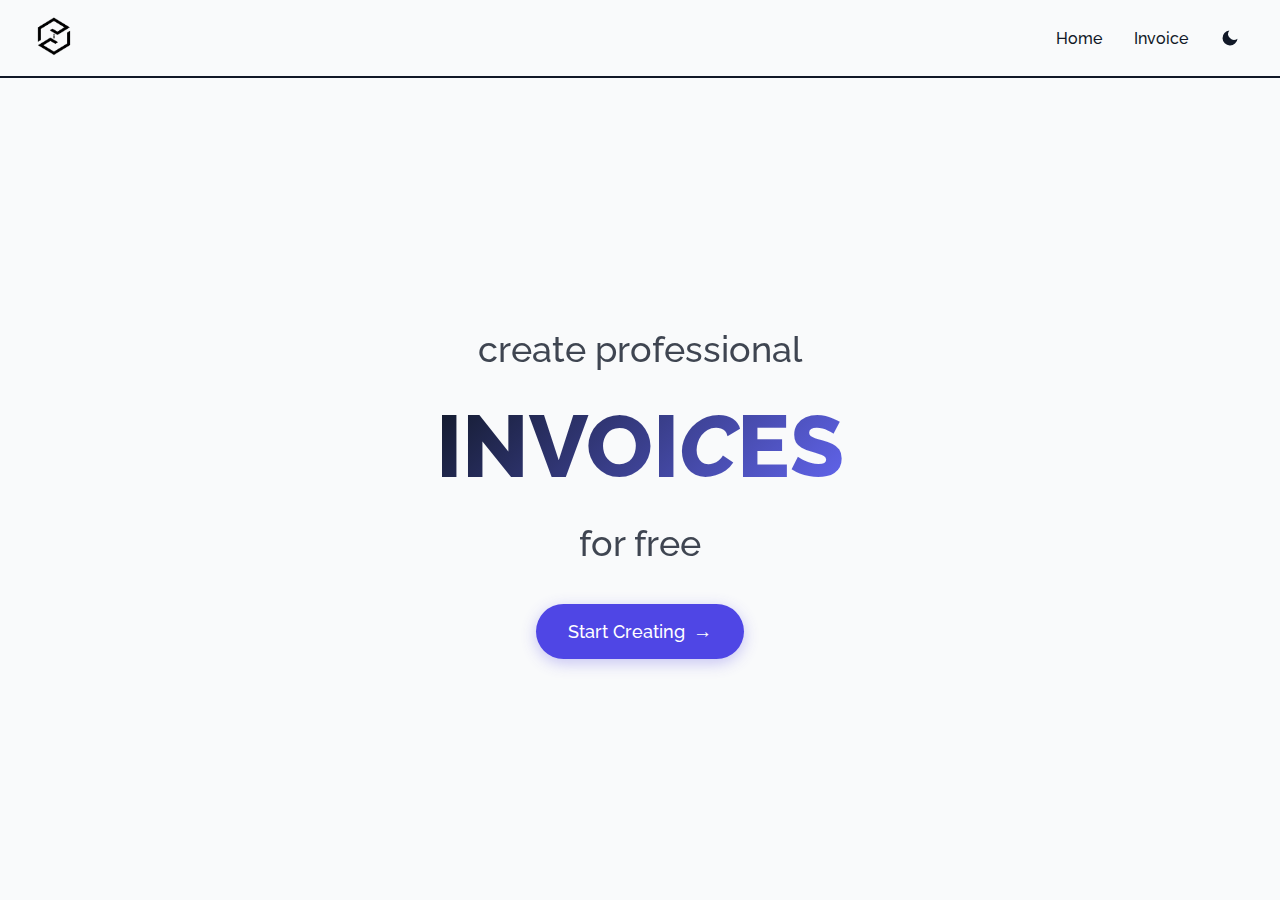
<file: index.html>
<!DOCTYPE html>
<html lang="en">
  <head>
    <meta charset="UTF-8" />
    <meta name="viewport" content="width=device-width, initial-scale=1.0" />
    <title>GenInvoice</title>
    <link rel="stylesheet" href="home.css" />
    <link rel="preconnect" href="https://fonts.googleapis.com" />
    <link rel="preconnect" href="https://fonts.gstatic.com" crossorigin />
    <link
      href="https://fonts.googleapis.com/css2?family=Architects+Daughter&family=DM+Sans:ital,opsz,wght@0,9..40,100..1000;1,9..40,100..1000&family=Edu+AU+VIC+WA+NT+Guides:wght@400..700&family=Gochi+Hand&family=Homemade+Apple&family=Josefin+Sans:ital,wght@0,100..700;1,100..700&family=Raleway:ital,wght@0,100..900;1,100..900&family=Sour+Gummy:ital,wght@0,100..900;1,100..900&family=Source+Code+Pro:ital,wght@0,200..900;1,200..900&display=swap"
      rel="stylesheet"
    />
  </head>
  <body>
    <header class="navbar">
      <div class="logo">
        <img src="gil.png" alt="GENINVOICE Logo" />
      </div>
      <div class="nav-actions">
        <nav class="nav-links">
          <a href="index.html">Home</a>
          <a href="invoice.html">Invoice</a>
        </nav>
        <button id="theme-toggle" class="theme-toggle-btn">
          <svg xmlns="http://www.w3.org/2000/svg" width="20" height="20" viewBox="0 0 24 24" fill="currentColor" class="moon-icon">
            <path d="M21 12.79A9 9 0 1 1 11.21 3 7 7 0 0 0 21 12.79z"></path>
          </svg>
          <svg xmlns="http://www.w3.org/2000/svg" width="20" height="20" viewBox="0 0 24 24" fill="currentColor" class="sun-icon" style="display: none;">
            <circle cx="12" cy="12" r="5"></circle>
            <line x1="12" y1="1" x2="12" y2="3"></line>
            <line x1="12" y1="21" x2="12" y2="23"></line>
            <line x1="4.22" y1="4.22" x2="5.64" y2="5.64"></line>
            <line x1="18.36" y1="18.36" x2="19.78" y2="19.78"></line>
            <line x1="1" y1="12" x2="3" y2="12"></line>
            <line x1="21" y1="12" x2="23" y2="12"></line>
            <line x1="4.22" y1="19.78" x2="5.64" y2="18.36"></line>
            <line x1="18.36" y1="5.64" x2="19.78" y2="4.22"></line>
          </svg>
        </button>
        <!-- <button class="login-btn">Login</button> -->
      </div>
    </header>

    <main class="hero">
      <p class="subheading">create professional</p>
      <h1 class="main-heading">
        INVOI<span class="highlight">C</span>ES
      </h1>
      <p class="subheading">for free</p>
      <button class="cta" onclick="goToInvoice()">
        Start Creating <span class="arrow">→</span>
      </button>
    </main>

    <script src="script.js"></script>
    <script>
      function goToInvoice() {
        window.location.href = "invoice.html";
      }
    </script>
  </body>
</html>
</file>
<file: home.css>
:root {
  --bg-color: #F9FAFB;
  --text-color: #111827;
  --navbar-border: #111827;
  --login-btn-bg: #eda398;
  --login-btn-hover-bg: #193497;
  --login-btn-hover-text: #f9f6ef;
  --login-btn-text: #111827;
  --cta-bg: #4F46E5;
  --cta-hover-bg: #3730a3;
  --highlight-color: #6366f1;
  --theme-toggle-hover: #6366f1;
  --nav-link-color: #111827;
  --nav-link-hover: #4F46E5;
}

body.dark-theme {
  --bg-color: #0f172a;
  --text-color: #f1f5f9;
  --navbar-border: #334155;
  --login-btn-bg: #f87171;
  --login-btn-hover-bg: #8b5cf6;
  --login-btn-hover-text: #0f172a;
  --login-btn-text: #0f172a;
  --cta-bg: #6366f1;
  --cta-hover-bg: #4f46e5;
  --highlight-color: #a855f7;
  --theme-toggle-hover: #a855f7;
  --nav-link-color: #f1f5f9;
  --nav-link-hover: #a855f7;
}

* {
  margin: 0;
  padding: 0;
  box-sizing: border-box;
}

body {
  font-family: "Raleway", sans-serif;
  background-color: var(--bg-color);
  color: var(--text-color);
  text-align: center;
  transition: background-color 0.3s ease, color 0.3s ease;
  min-height: 100vh;
  display: flex;
  flex-direction: column;
}

.navbar {
  display: flex;
  justify-content: space-between;
  align-items: center;
  padding: 1rem 2rem;
  border-bottom: 2px solid var(--navbar-border);
  background-color: var(--bg-color);
  position: sticky;
  top: 0;
  z-index: 100;
  transition: all 0.3s ease;
}

.logo img {
  height: 40px;
  transition: transform 0.3s ease;
}

.logo img:hover {
  transform: scale(1.05);
}

.nav-actions {
  display: flex;
  align-items: center;
  gap: 1.5rem;
}

.nav-links {
  display: flex;
  gap: 2rem;
}

.nav-links a {
  color: var(--nav-link-color);
  text-decoration: none;
  font-weight: 500;
  transition: color 0.3s ease, transform 0.3s ease;
  position: relative;
}

.nav-links a:hover {
  color: var(--nav-link-hover);
  transform: translateY(-2px);
}

.nav-links a::after {
  content: '';
  position: absolute;
  width: 0;
  height: 2px;
  bottom: -5px;
  left: 50%;
  background-color: var(--nav-link-hover);
  transition: all 0.3s ease;
  transform: translateX(-50%);
}

.nav-links a:hover::after {
  width: 100%;
}

.theme-toggle-btn {
  background: none;
  border: none;
  cursor: pointer;
  color: var(--text-color);
  padding: 0.5rem;
  border-radius: 50%;
  transition: all 0.3s ease;
  display: flex;
  align-items: center;
  justify-content: center;
}

.theme-toggle-btn:hover {
  color: var(--theme-toggle-hover);
  transform: scale(1.1) rotate(15deg);
  background-color: rgba(99, 102, 241, 0.1);
}

.login-btn {
  font-family: "Source Code Pro", sans-serif;
  padding: 0.75rem 1.25rem;
  background-color: var(--login-btn-bg);
  color: var(--login-btn-text);
  border: 2px solid var(--navbar-border);
  border-radius: 8px;
  font-weight: 600;
  cursor: pointer;
  transition: all 0.3s ease;
  font-size: 0.9rem;
}

.login-btn:hover {
  background-color: var(--login-btn-hover-bg);
  color: var(--login-btn-hover-text);
  transform: translateY(-2px);
  box-shadow: 0 4px 12px rgba(0, 0, 0, 0.15);
}

.hero {
  flex: 1;
  display: flex;
  flex-direction: column;
  align-items: center;
  justify-content: center;
  padding: 2rem;
  text-align: center;
  animation: fadeInUp 0.8s ease-out;
}

@keyframes fadeInUp {
  from {
    opacity: 0;
    transform: translateY(30px);
  }
  to {
    opacity: 1;
    transform: translateY(0);
  }
}

.subheading {
  font-size: clamp(1.5rem, 4vw, 2.25rem);
  font-weight: 500;
  margin: 0.5rem 0;
  opacity: 0.8;
  animation: fadeIn 1s ease-out 0.3s both;
}

@keyframes fadeIn {
  from {
    opacity: 0;
  }
  to {
    opacity: 0.8;
  }
}

.main-heading {
  font-size: clamp(3rem, 8vw, 5.5rem);
  font-weight: 800;
  margin: 1rem 0;
  background: linear-gradient(135deg, var(--text-color), var(--highlight-color));
  -webkit-background-clip: text;
  -webkit-text-fill-color: transparent;
  background-clip: text;
  animation: slideInScale 1s ease-out 0.5s both;
}

@keyframes slideInScale {
  from {
    opacity: 0;
    transform: scale(0.8) translateY(20px);
  }
  to {
    opacity: 1;
    transform: scale(1) translateY(0);
  }
}

.highlight {
  font-style: italic;
  color: var(--highlight-color);
}

.cta {
  font-family: "Raleway", sans-serif;
  margin-top: 2rem;
  padding: 1rem 2rem;
  font-weight: 500;
  font-size: clamp(0.9rem, 2vw, 1.1rem);
  background-color: var(--cta-bg);
  color: #ffffff;
  border-radius: 50px;
  border: none;
  cursor: pointer;
  transition: all 0.3s ease;
  display: inline-flex;
  align-items: center;
  gap: 0.5rem;
  box-shadow: 0 4px 15px rgba(79, 70, 229, 0.3);
  animation: bounceIn 1s ease-out 0.8s both;
}

@keyframes bounceIn {
  0% {
    opacity: 0;
    transform: scale(0.3);
  }
  50% {
    transform: scale(1.05);
  }
  70% {
    transform: scale(0.9);
  }
  100% {
    opacity: 1;
    transform: scale(1);
  }
}

.cta:hover {
  background-color: var(--cta-hover-bg);
  transform: translateY(-3px);
  box-shadow: 0 8px 25px rgba(79, 70, 229, 0.4);
}

.arrow {
  font-size: 1.2rem;
  transition: transform 0.3s ease;
}

.cta:hover .arrow {
  transform: translateX(5px);
}

@media (max-width: 768px) {
  .navbar {
    padding: 1rem;
    flex-wrap: wrap;
    gap: 1rem;
  }
  
  .nav-actions {
    gap: 1rem;
  }
  
  .nav-links {
    gap: 1rem;
  }
  
  .nav-links a {
    font-size: 0.9rem;
  }
  
  .login-btn {
    padding: 0.6rem 1rem;
    font-size: 0.8rem;
  }
  
  .hero {
    padding: 1rem;
    min-height: calc(100vh - 120px);
  }
  
  .main-heading {
    line-height: 1.1;
  }
  
  .cta {
    padding: 0.9rem 1.8rem;
    margin-top: 1.5rem;
  }
}

@media (max-width: 480px) {
  .navbar {
    padding: 0.8rem;
  }
  
  .nav-actions {
    flex-direction: column;
    gap: 0.8rem;
    width: 100%;
  }
  
  .nav-links {
    order: 2;
    width: 100%;
    justify-content: center;
  }
  
  .theme-toggle-btn,
  .login-btn {
    order: 1;
  }
  
  .hero {
    padding: 1rem 0.5rem;
  }
  
  .subheading {
    margin: 0.3rem 0;
  }
  
  .main-heading {
    margin: 0.8rem 0;
  }
  
  .cta {
    padding: 0.8rem 1.5rem;
    font-size: 0.9rem;
  }
}
</file>
